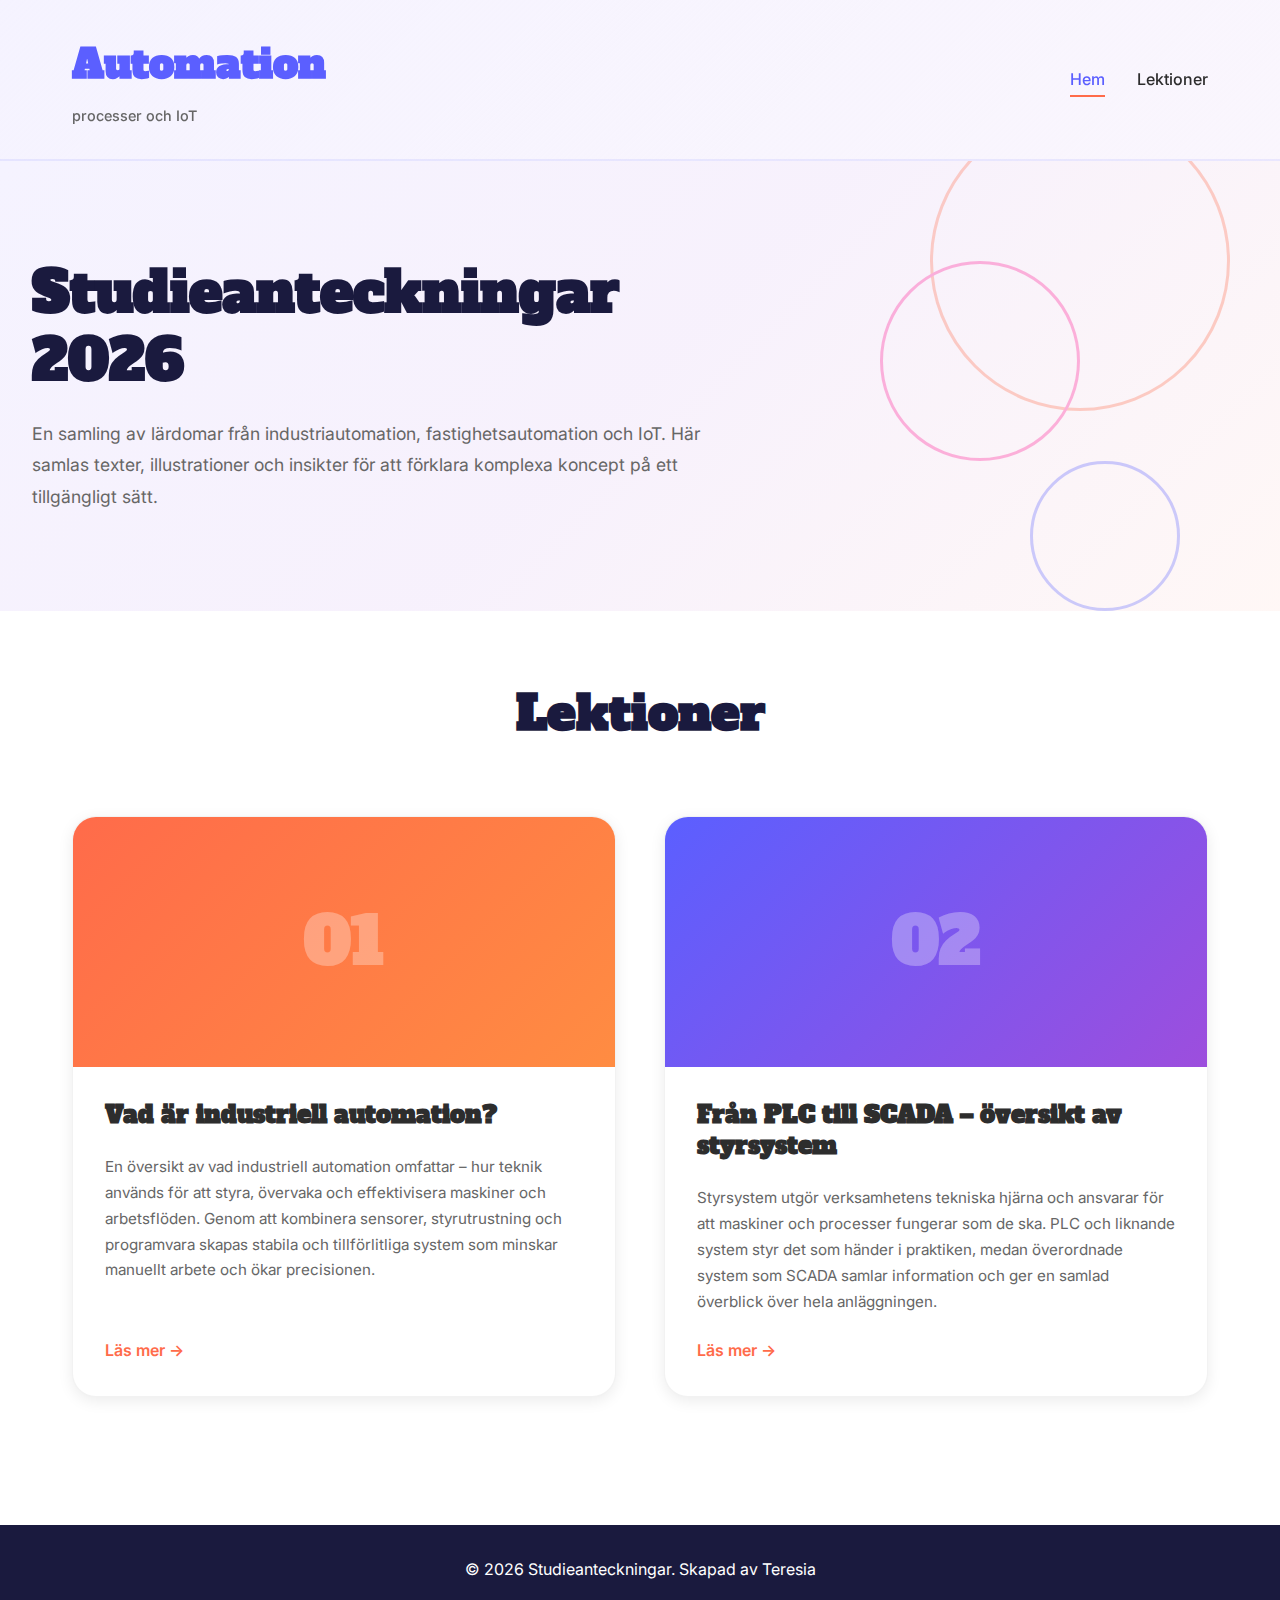
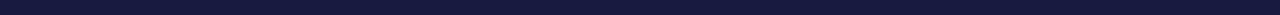
<file: index.html>
<!DOCTYPE html>
<html lang="sv">
<head>
    <meta charset="UTF-8">
    <meta name="viewport" content="width=device-width, initial-scale=1.0">
    <title>Automation - processer och IoT</title>
    <link rel="preconnect" href="https://fonts.googleapis.com">
    <link rel="preconnect" href="https://fonts.gstatic.com" crossorigin>
    <link href="https://fonts.googleapis.com/css2?family=Alfa+Slab+One&family=Inter:wght@300;400;500;600&display=swap" rel="stylesheet">
    <link rel="stylesheet" href="styles.css">
</head>
<body>
    <!-- Header/Navigation -->
    <header class="header">
        <div class="container">
            <div class="logo">
                <h1>Automation</h1>
                <p class="tagline">processer och IoT</p>
            </div>
            <nav class="nav">
                <a href="#hem" class="nav-link active">Hem</a>
                <a href="#lektioner" class="nav-link">Lektioner</a>
            </nav>
        </div>
    </header>

    <!-- Hero Section -->
    <section class="hero" id="hem">
        <div class="hero-content">
            <h2>Studieanteckningar 2026</h2>
            <p>En samling av lärdomar från industriautomation, fastighetsautomation och IoT. Här samlas texter, illustrationer och insikter för att förklara komplexa koncept på ett tillgängligt sätt.</p>
        </div>
        <div class="hero-decoration">
            <div class="shape shape-1"></div>
            <div class="shape shape-2"></div>
            <div class="shape shape-3"></div>
        </div>
    </section>

    <!-- Lessons Grid -->
    <section class="lessons" id="lektioner">
        <div class="container">
            <h2 class="section-title">Lektioner</h2>
            <div class="lessons-grid">
                <!-- Lesson 1 -->
                <a href="lesson-1.html" class="lesson-card lesson-card-1">
                    <div class="lesson-image">
                        <div class="placeholder-image">01</div>
                    </div>
                    <div class="lesson-content">
                        <h3>Vad är industriell automation?</h3>
                        <p>En översikt av vad industriell automation omfattar – hur teknik används för att styra, övervaka och effektivisera maskiner och arbetsflöden. Genom att kombinera sensorer, styrutrustning och programvara skapas stabila och tillförlitliga system som minskar manuellt arbete och ökar precisionen.</p>
                        <span class="learn-more">Läs mer →</span>
                    </div>
                </a>

                <!-- Lesson 2 -->
                <a href="lesson-2.html" class="lesson-card lesson-card-2">
                    <div class="lesson-image">
                        <div class="placeholder-image">02</div>
                    </div>
                    <div class="lesson-content">
                        <h3>Från PLC till SCADA – översikt av styrsystem</h3>
                        <p>Styrsystem utgör verksamhetens tekniska hjärna och ansvarar för att maskiner och processer fungerar som de ska. PLC och liknande system styr det som händer i praktiken, medan överordnade system som SCADA samlar information och ger en samlad överblick över hela anläggningen.</p>
                        <span class="learn-more">Läs mer →</span>
                    </div>
                </a>
            </div>
        </div>
    </section>

    <!-- Footer -->
    <footer class="footer">
        <div class="container">
            <p>&copy; 2026 Studieanteckningar. Skapad av Teresia</p>
        </div>
    </footer>

    <script src="script.js"></script>
</body>
</html>
</file>
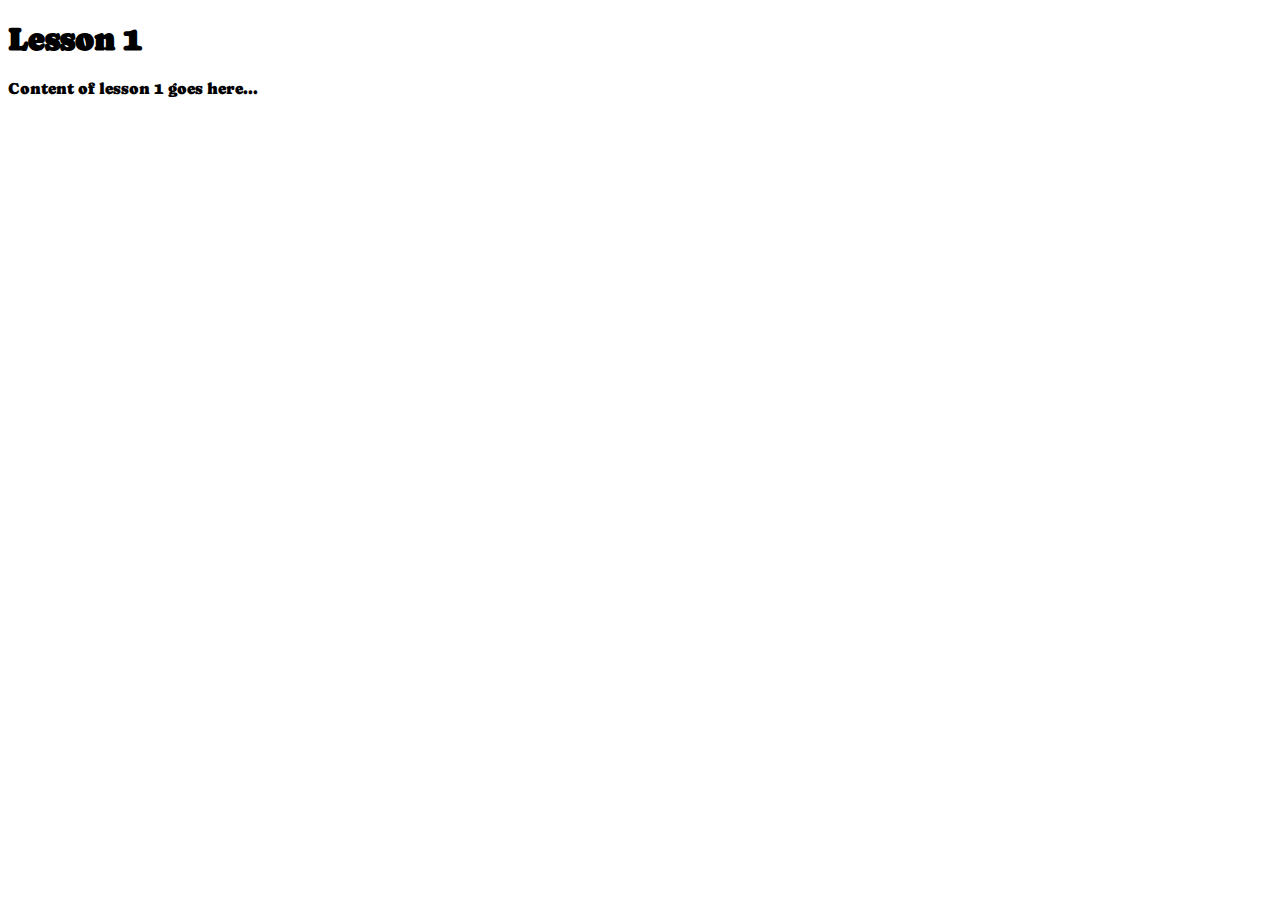
<file: lesson-1.html>
<!DOCTYPE html> 
<html lang="en"> 
<head> 
    <meta charset="UTF-8"> 
    <meta name="viewport" content="width=device-width, initial-scale=1.0"> 
    <title>Lesson 1</title> 
    <link href="https://fonts.googleapis.com/css2?family=Caprasimo&display=swap" rel="stylesheet"> 
    <style> 
        body { 
            font-family: 'Caprasimo', cursive; 
        } 
    </style> 
</head> 
<body> 
    <h1>Lesson 1</h1> 
    <p>Content of lesson 1 goes here...</p> 
    
    <!-- Navigation menu removed --> 
</body> 
</html>
</file>
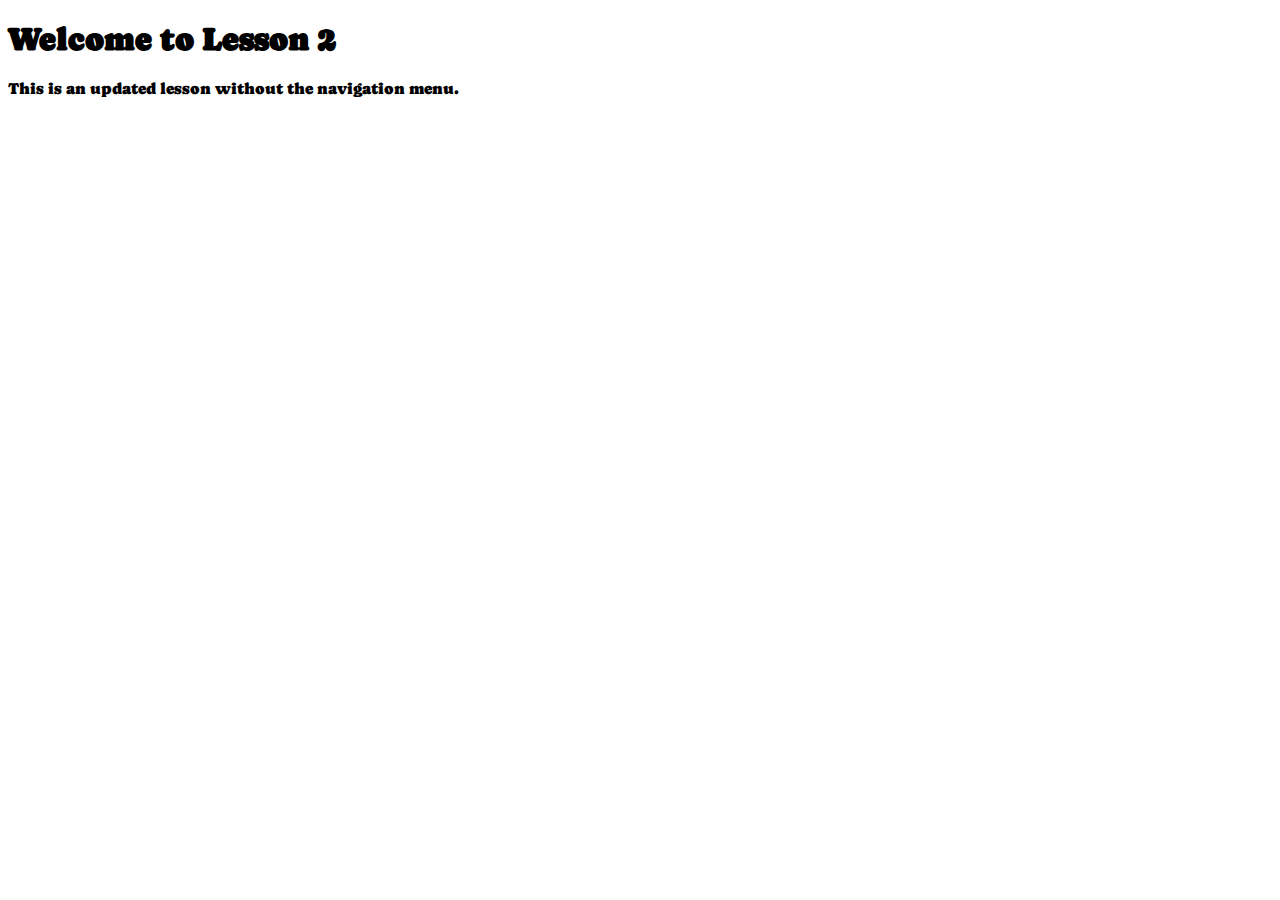
<file: lesson-2.html>
<!DOCTYPE html>
<html lang="en">
<head>
    <meta charset="UTF-8">
    <meta name="viewport" content="width=device-width, initial-scale=1.0">
    <link href="https://fonts.googleapis.com/css2?family=Caprasimo&display=swap" rel="stylesheet">
    <style>
        body {
            font-family: 'Caprasimo', cursive;
        }
    </style>
    <title>Lesson 2</title>
</head>
<body>
    <h1>Welcome to Lesson 2</h1>
    <p>This is an updated lesson without the navigation menu.</p>
</body>
</html>
</file>
<file: styles.css>
/* ========================
   GLOBAL STYLES & VARIABLES
   ======================== */

:root {
    /* Color Palette */
    --color-coral: #FF6B4A;
    --color-coral-light: #FFB3A0;
    --color-orange: #FF8C42;
    --color-blue: #5B5FFF;
    --color-blue-dark: #1a1a3e;
    --color-magenta: #FF1493;
    --color-purple: #9D4EDD;
    --color-light-bg: #F5F3FF;
    --color-white: #FFFFFF;
    --color-text: #2D2D2D;
    --color-text-light: #666666;

    /* Typography */
    --font-display: 'Alfa Slab One', serif;
    --font-body: 'Inter', sans-serif;

    /* Spacing */
    --spacing-xs: 0.5rem;
    --spacing-sm: 1rem;
    --spacing-md: 1.5rem;
    --spacing-lg: 2rem;
    --spacing-xl: 3rem;
    --spacing-2xl: 4rem;

    /* Other */
    --border-radius: 1.5rem;
    --transition: all 0.3s ease;
}

* {
    margin: 0;
    padding: 0;
    box-sizing: border-box;
}

html {
    scroll-behavior: smooth;
}

body {
    font-family: var(--font-body);
    color: var(--color-text);
    background-color: var(--color-white);
    line-height: 1.6;
}

.container {
    max-width: 1200px;
    margin: 0 auto;
    padding: 0 var(--spacing-lg);
}

/* ========================
   HEADER & NAVIGATION
   ======================== */

.header {
    background: linear-gradient(135deg, var(--color-light-bg) 0%, rgba(155, 78, 221, 0.05) 100%);
    padding: var(--spacing-lg) 0;
    border-bottom: 2px solid rgba(91, 95, 255, 0.1);
    position: sticky;
    top: 0;
    z-index: 100;
}

.header .container {
    display: flex;
    justify-content: space-between;
    align-items: center;
}

.logo h1 {
    font-family: var(--font-display);
    font-size: 2.5rem;
    color: var(--color-blue);
    margin-bottom: var(--spacing-xs);
}

.logo .tagline {
    font-size: 0.9rem;
    color: var(--color-text-light);
    font-weight: 500;
}

.nav {
    display: flex;
    gap: var(--spacing-lg);
}

.nav-link {
    text-decoration: none;
    color: var(--color-text);
    font-weight: 500;
    transition: var(--transition);
    position: relative;
}

.nav-link:hover,
.nav-link.active {
    color: var(--color-blue);
}

.nav-link.active::after {
    content: '';
    position: absolute;
    bottom: -5px;
    left: 0;
    width: 100%;
    height: 2px;
    background: var(--color-coral);
}

/* ========================
   HERO SECTION
   ======================== */

.hero {
    padding: var(--spacing-2xl) var(--spacing-lg);
    background: linear-gradient(135deg, var(--color-light-bg) 0%, rgba(155, 78, 221, 0.08) 50%, rgba(255, 107, 74, 0.05) 100%);
    position: relative;
    overflow: hidden;
    min-height: 50vh;
    display: flex;
    align-items: center;
}

.hero-content {
    max-width: 700px;
    position: relative;
    z-index: 2;
}

.hero h2 {
    font-family: var(--font-display);
    font-size: 3.5rem;
    color: var(--color-blue-dark);
    margin-bottom: var(--spacing-md);
    line-height: 1.2;
}

.hero p {
    font-size: 1.1rem;
    color: var(--color-text-light);
    line-height: 1.8;
}

.hero-decoration {
    position: absolute;
    right: 0;
    top: 0;
    width: 500px;
    height: 500px;
    z-index: 1;
    opacity: 0.3;
}

.shape {
    position: absolute;
    border: 3px solid;
    border-radius: 50%;
}

.shape-1 {
    width: 300px;
    height: 300px;
    border-color: var(--color-coral);
    top: -50px;
    right: 50px;
    animation: float 6s ease-in-out infinite;
}

.shape-2 {
    width: 200px;
    height: 200px;
    border-color: var(--color-magenta);
    top: 100px;
    right: 200px;
    animation: float 8s ease-in-out infinite;
    animation-delay: 1s;
}

.shape-3 {
    width: 150px;
    height: 150px;
    border-color: var(--color-blue);
    bottom: 50px;
    right: 100px;
    animation: float 7s ease-in-out infinite;
    animation-delay: 2s;
}

@keyframes float {
    0%, 100% {
        transform: translateY(0px);
    }
    50% {
        transform: translateY(-30px);
    }
}

/* ========================
   LESSONS SECTION
   ======================== */

.lessons {
    padding: var(--spacing-2xl) var(--spacing-lg);
}

.section-title {
    font-family: var(--font-display);
    font-size: 3rem;
    color: var(--color-blue-dark);
    margin-bottom: var(--spacing-2xl);
    text-align: center;
}

.lessons-grid {
    display: grid;
    grid-template-columns: repeat(auto-fit, minmax(350px, 1fr));
    gap: var(--spacing-xl);
}

/* ========================
   LESSON CARDS
   ======================== */

.lesson-card {
    display: flex;
    flex-direction: column;
    background: var(--color-white);
    border-radius: var(--border-radius);
    overflow: hidden;
    text-decoration: none;
    transition: var(--transition);
    box-shadow: 0 4px 15px rgba(0, 0, 0, 0.08);
    border: 1px solid rgba(0, 0, 0, 0.05);
}

.lesson-card:hover {
    transform: translateY(-10px);
    box-shadow: 0 12px 35px rgba(0, 0, 0, 0.15);
}

.lesson-image {
    width: 100%;
    height: 250px;
    display: flex;
    align-items: center;
    justify-content: center;
    color: var(--color-white);
    font-family: var(--font-display);
    font-size: 4rem;
    font-weight: bold;
}

.lesson-card-1 .lesson-image {
    background: linear-gradient(135deg, var(--color-coral) 0%, var(--color-orange) 100%);
}

.lesson-card-2 .lesson-image {
    background: linear-gradient(135deg, var(--color-blue) 0%, var(--color-purple) 100%);
}

.placeholder-image {
    opacity: 0.3;
}

.lesson-content {
    padding: var(--spacing-lg);
    display: flex;
    flex-direction: column;
    flex-grow: 1;
}

.lesson-content h3 {
    font-family: var(--font-display);
    font-size: 1.5rem;
    color: var(--color-text);
    margin-bottom: var(--spacing-md);
    line-height: 1.3;
}

.lesson-content p {
    color: var(--color-text-light);
    font-size: 0.95rem;
    margin-bottom: var(--spacing-md);
    flex-grow: 1;
    line-height: 1.7;
}

.learn-more {
    display: inline-block;
    color: var(--color-coral);
    font-weight: 600;
    transition: var(--transition);
    text-decoration: none;
}

.lesson-card:hover .learn-more {
    color: var(--color-blue);
    transform: translateX(5px);
}

/* ========================
   FOOTER
   ======================== */

.footer {
    background: var(--color-blue-dark);
    color: var(--color-white);
    padding: var(--spacing-lg) 0;
    text-align: center;
    margin-top: var(--spacing-2xl);
}

/* ========================
   RESPONSIVE DESIGN
   ======================== */

@media (max-width: 768px) {
    .header .container {
        flex-direction: column;
        gap: var(--spacing-md);
    }

    .nav {
        gap: var(--spacing-md);
    }

    .logo h1 {
        font-size: 2rem;
    }

    .hero h2 {
        font-size: 2.5rem;
    }

    .hero-decoration {
        width: 300px;
        height: 300px;
    }

    .shape-1 {
        width: 200px;
        height: 200px;
    }

    .shape-2 {
        width: 130px;
        height: 130px;
    }

    .shape-3 {
        width: 100px;
        height: 100px;
    }

    .section-title {
        font-size: 2rem;
    }

    .lessons-grid {
        grid-template-columns: 1fr;
    }

    .lesson-image {
        height: 200px;
    }
}
</file>
